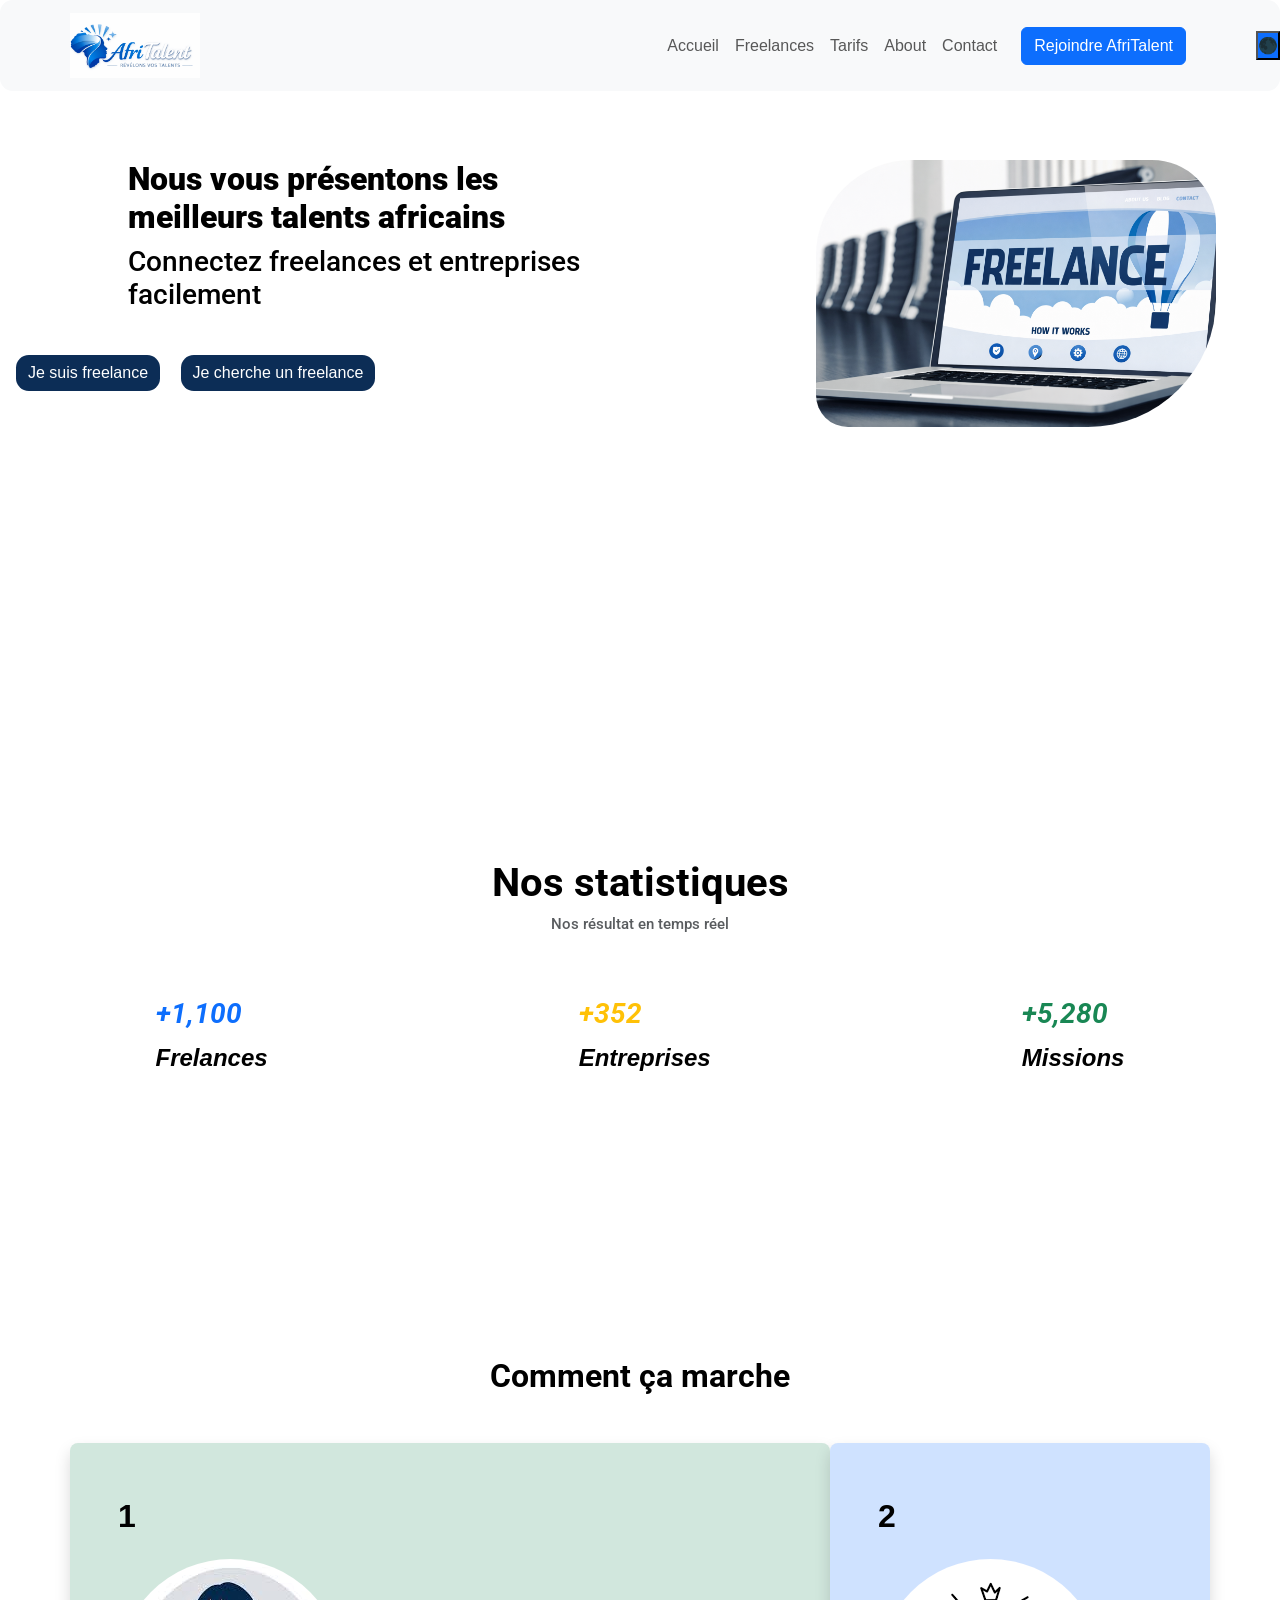
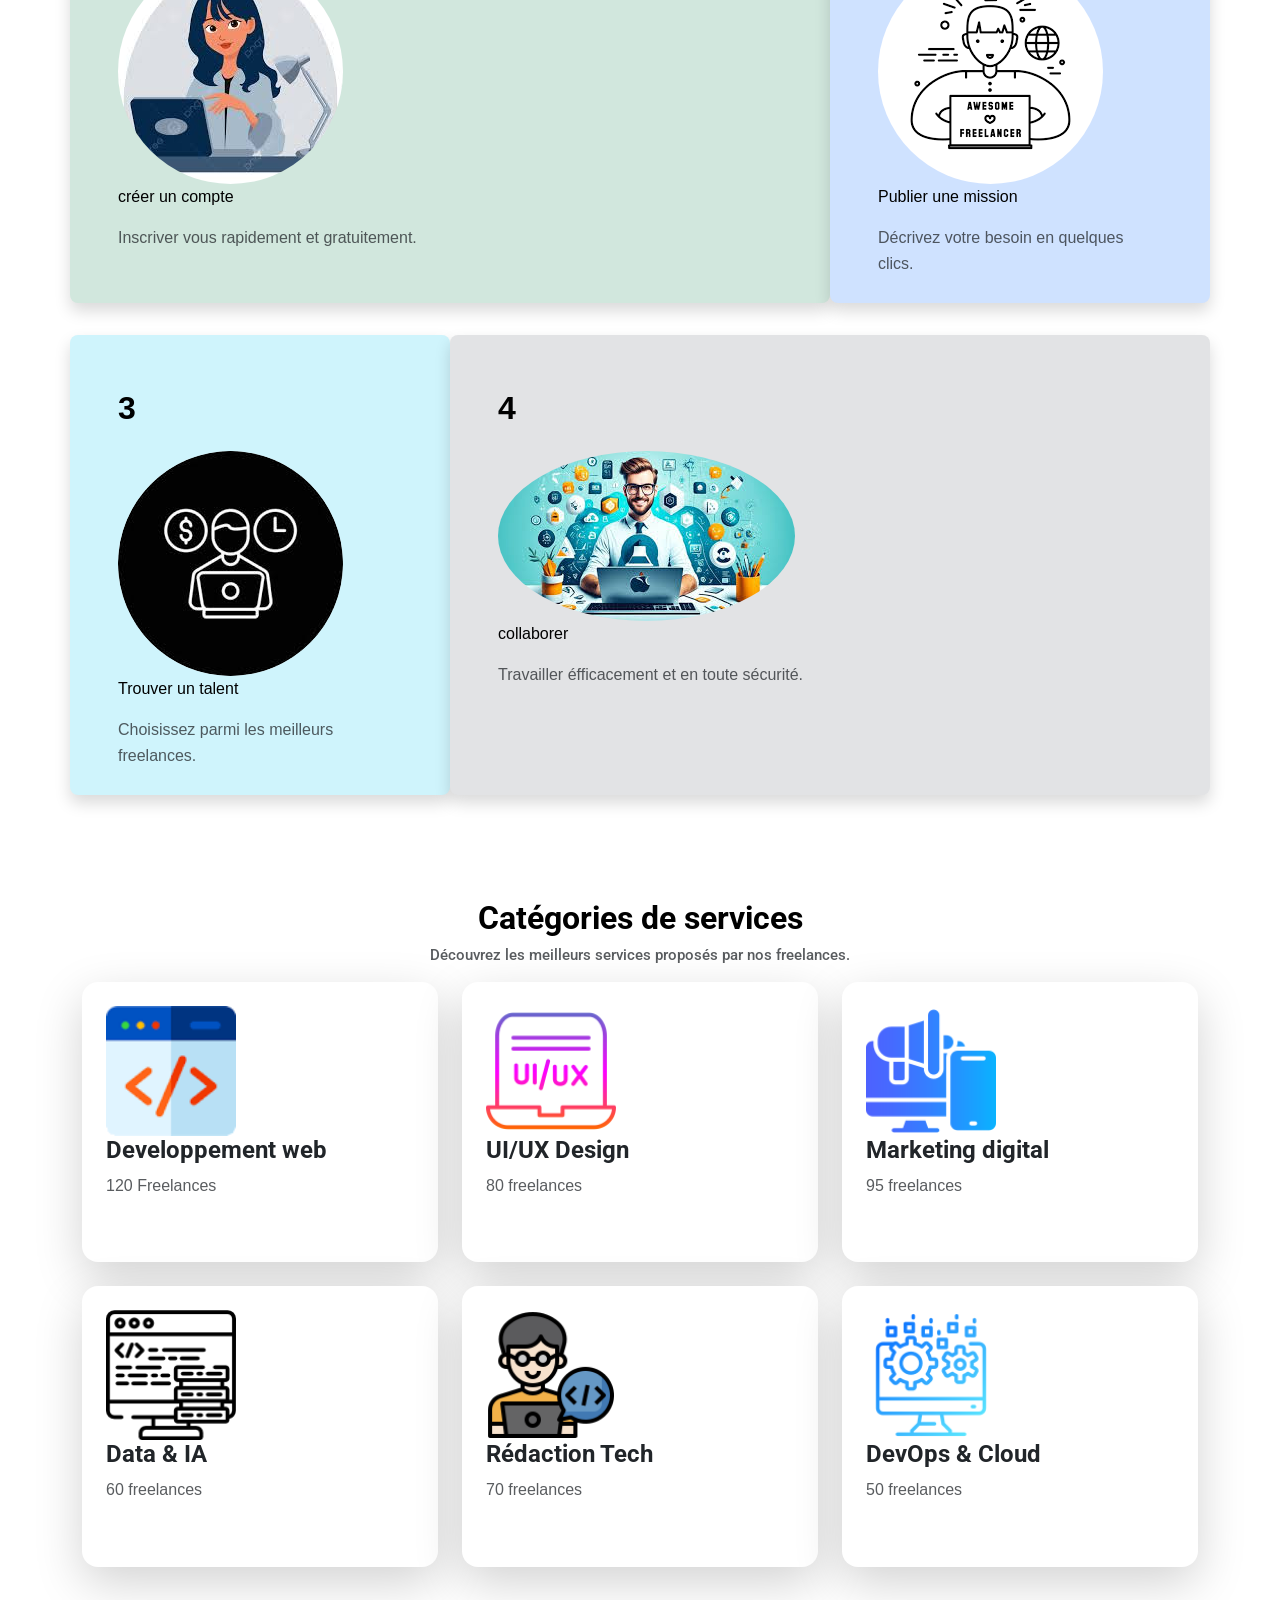
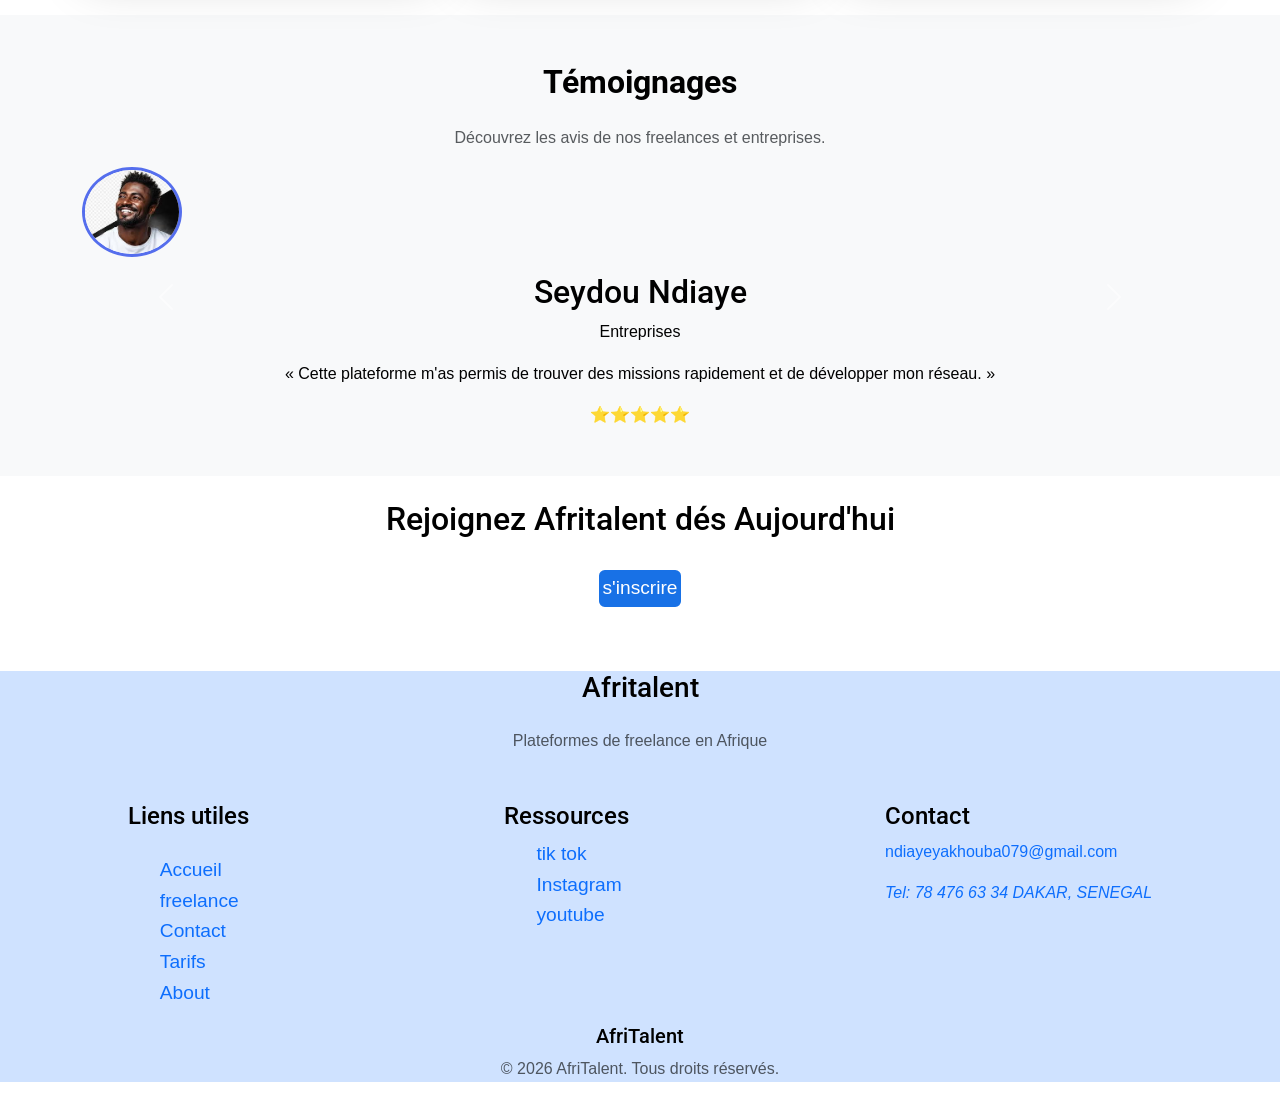
<file: index.html>
<!DOCTYPE html>
<html lang="fr">

<head>
    <meta charset="UTF-8">
    <meta name="viewport" content="width=device-width, initial-scale=1.0">
    <title>AfriTalent — Accueil</title>
    <!-- Bootstrap 5 via CDN : feuille de style -->
    <link href="https://cdn.jsdelivr.net/npm/bootstrap@5.3.0/dist/css/bootstrap.min.css" rel="stylesheet">
    <!-- feuille de style-->
    <link rel="stylesheet" href="css/style.css">
</head>

<body>
    <!-- Le contenu de la page sera ajoute ici -->
    <!-- NAVBAR -->
    <header>
        <nav class="navbar navbar-expand-lg navbar-light bg-light fixed-top">
            <div class="container">
                <a class="navbar-brand" href="index.html"><img src="images/copilot.png" class="photos" alt="copilot"></a>
                <button class="navbar-toggler" type="button" data-bs-toggle="collapse" data-bs-target="#navbarNav">
                    <span class="navbar-toggler-icon"></span>
                </button>
                <div class="collapse navbar-collapse" id="navbarNav">
                    <ul class="navbar-nav ms-auto">
                        <li class="nav-item"><a class="nav-link" href="index.html">Accueil</a></li>
                        <li class="nav-item"><a class="nav-link" href="freelances.html">Freelances</a></li>
                        <li class="nav-item"><a class="nav-link" href="tarifs.html">Tarifs</a></li>
                        <li class="nav-item"><a class="nav-link" href="about.html">About</a></li>
                        <li class="nav-item"><a class="nav-link" href="contact.html">Contact</a></li>
                    </ul>
                    <a href="freelances.html" class="btn btn-primary ms-3">Rejoindre AfriTalent</a>
                </div>
            </div>
            <button id="theme-toggle" class="bg-primary">🌑</button>
        </nav>
    </header>

    <!-- HERO -->
    <section class="sechero">
        <div class="display">
            <div>
                <div class="herodiv3">
                    <h2 class="herodiv3h1 col-lg-8">Nous vous présentons les meilleurs talents africains</h2>
                    <h3 class="col-lg-8">Connectez freelances et entreprises facilement</h3>
                </div>

                <div class="secherodiv4">
                    <a href="freelances.html" class="m-8 btn btn-primary ms-3 btnjj">Je suis freelance</a>
                    <a href="tarifs.html" class="m-8 btn btn-primary ms-3 btnjj">Je cherche un freelance</a>
                </div>
            </div>
            <div>
                <img src="images/freelances3.png" alt="illustration" class="imghero">
            </div>

        </div>
    </section>
    <!-- STAT -->
    <div class="mt">
        <h1 class="text-center fw-bold mt-4">Nos statistiques</h1>
        <h2 class="text-center text-muted stath2">Nos résultat en temps réel</h2>
        <div class="stats">
            <div class="stat">
                <h3 class="fw-bold text-primary">+2500</h3>
                <p class="fs-4">Frelances</p>
            </div>
            <div class="stat">
                <h3 class="fw-bold text-warning">+800</h3>
                <p class="fs-4">Entreprises</p>
            </div>
            <div class="stat">
                <h3 class="fw-bold text-success"> +12 000</h3>
                <p class="fs-4">Missions</p>
            </div>

        </div>
    </div>


    <!-- comment ça marche -->
    <section class="container py-5 ">

        <h2 class="text-center fw-bold mb-5">Comment ça marche</h2>
        <div class="row g-4">
            <div class="col-lg-8 bg-success-subtle p-5 rounded-3 shadow sec2 mb-2">
                <p class="fw-bold num">1</p>
                <img src="images/iconRs.jpg" alt="compte" class="rounded-circle">
                <p>créer un compte</p>

                <p class="text-muted">Inscriver vous rapidement et gratuitement.</p>
            </div>

            <div class="col-lg-4 bg-primary-subtle text-white p-5 rounded-3 shadow sec2 mb-2">
                <p class="fw-bold  text-black num">2</p>
                <img src="images/icon1.png" alt="mission" class="rounded-circle">
                <p class="text-black">Publier une mission</p>

                <p class="text-muted">Décrivez votre besoin en quelques clics.</p>
            </div>

            <div class="col-lg-4 bg-info-subtle text-white p-5 rounded-3 shadow sec2 mb-2">
                <p class="fw-bold  text-black num">3</p>
                <img src="images/icon2.jpg" alt="talent" class="rounded-circle">
                <p class="text-black">Trouver un talent</p>

                <p class="text-muted">Choisissez parmi les meilleurs freelances.</p>
            </div>
            <div class="col-lg-8 bg-secondary-subtle p-5 rounded-3 shadow sec2 mb-2">
                <p class="fw-bold num">4</p>
                <img src="images/icon3jpg.jpg" class="sec2img rounded-circle" alt="collaborer">
                <p>collaborer</p>


                <p class="text-muted">Travailler éfficacement et en toute sécurité.</p>
            </div>

        </div>
    </section>

    <!-- Categories services -->
    <section class="container py-5">
        <h2 class="fw-bold text-center">Catégories de services</h2>
        <h3 class="text-muted text-center stath2 mb">Découvrez les meilleurs services proposés par nos freelances.</h3>


        <!-- carte 1 -->
        <div class="row g-4">
            <div class="col-md-6 col-lg-4">
                <div class="card h-100 border-0 shadow-lg rounded-4 p-4 service-card mb-4">
                    <img src="images/devsweb.png" class="imgcat" alt="web">
                    <h4 class="fw-bold">Developpement web</h4>
                    <p class="text-muted">120 Freelances</p>
                </div>
            </div>

            <!-- carte 2 -->
            <div class="col-md-6 col-lg-4">
                <div class="card h-100 border-0 shadow-lg rounded-4 p-4 service-card mb-4">
                    <img src="images/catdeservice/icions6.png" class="imgcat" alt="designer">
                    <h4 class="fw-bold">UI/UX Design</h4>
                    <p class="text-muted">80 freelances</p>
                </div>
            </div>

            <!-- carte 3 -->
            <div class="col-md-6 col-lg-4">
                <div class="card h-100 border-0 shadow-lg rounded-4 p-4 service-card mb-4">
                    <img src="images/catdeservice/marketing.png" class="imgcat" alt="MARKETING digital">
                    <h4 class="fw-bold">Marketing digital</h4>
                    <p class="text-muted">95 freelances</p>
                </div>
            </div>

            <!-- carte 4 -->
            <div class="col-md-6 col-lg-4">
                <div class="card h-100 border-0 shadow-lg rounded-4 p-4 service-card mb-4">
                    <img src="images/catdeservice/icons2.png" class="imgcat" alt="Data&IA">
                    <h4 class="fw-bold">Data & IA</h4>
                    <p class="text-muted">60 freelances</p>
                </div>
            </div>

            <!-- carte 5 -->
            <div class="col-md-6 col-lg-4">
                <div class="card h-100 border-0 shadow-lg rounded-4 p-4 service-card mb-4">
                    <img src="images/catdeservice/icons1.png" class="imgcat" alt="redaction-tech">
                    <h4 class="fw-bold">Rédaction Tech</h4>
                    <p class="text-muted">70 freelances</p>
                </div>
            </div>

            <!-- carte 6 -->
            <div class="col-md-6 col-lg-4">
                <div class="card h-100 border-0 shadow-lg rounded-4 p-4 service-card mb-4">
                    <img src="images/catdeservice/icons3.png" class="imgcat" alt="DevOps">
                    <h4 class="fw-bold">DevOps & Cloud</h4>

                    <p class="text-muted">50 freelances</p>
                </div>
            </div>
        </div>
    </section>

    <!-- TEMOIGNAGES -->

    <section id="testimonials" class="py-5  text-black bg-light">
        <div class="container">
            <h2 class="fw-bold text-center mb-4">Témoignages</h2>
            <p class="text-muted text-center">Découvrez les avis de nos freelances et entreprises.</p>
        </div>
        <div class="container">
            <div id="testimonialCarousel" class="carousel slide" data-bs-ride="carousel">
                <div class="carousel-inner">
                    <div class="carousel-controls">
                        <button class="carousel-control-prev" type="button" data-bs-target="#testimonialCarousel" data-bs-slide="prev">
                        <span class="carousel-control-prev-icon" aria-hidden="true"></span>
                        </button>
                        <button class="carousel-control-next" type="button" data-bs-target="#testimonialCarousel" data-bs-slide="next">
                        <span class="carousel-control-next-icon" aria-hidden="true"></span>
                        </button>
                    </div>
                    <div class="carousel-item active text-center col-md-6 col-lg-3">
                        <img src="images/témoignage/photos1.jpg" class="rounded-circle mb-3 img-fluid" alt="seydou">
                        <h2>Seydou Ndiaye</h2>
                        <p>Entreprises</p>
                        <p>« Cette plateforme m'as permis de trouver des missions rapidement et de développer mon
                            réseau. »</p>
                        <span>⭐⭐⭐⭐⭐</span>
                    </div>


                    <div class="carousel-item  text-center col-md-6 col-lg-3">
                        <img src="images/témoignage/photos.jpg" class="rounded-circle mb-3" alt="fatoumata">
                        <h2>Fatoumata Sakho</h2>
                        <p>freelance</p>
                        <p>« Grâce aux freelances, nous avons pu accélérer nos projets et gagner en flexibilité. »</p>
                        <span>⭐⭐⭐⭐⭐</span>
                    </div>


                    <div class="carousel-item text-center col-md-6 col-lg-3">
                        <img src="images/témoignage/photos3.jpg" class="rounded-circle mb-3" alt="Yaya">
                        <h2>Yaya Ndiaye</h2>
                        <p>Start UP</p>
                        <p>« Une communauté dynamique et des opportunités variées, je recommande vivement. »</p>
                        <span>⭐⭐⭐⭐⭐</span>
                    </div>
                </div>
            </div>
        </div>
        

    </section>


    <!-- CTA -->

    <section>
        <div>
            <h2 class="mt-4 text-center ">Rejoignez Afritalent dés Aujourd'hui</h2>
            <div class="btncta">
                <a href="tarifs.html" class="text-white ctaa">s'inscrire</a>
            </div>
        </div>
    </section>

    <!-- FOOTER -->

    <footer class="bg-primary-subtle text-black">
        <div class="text-center mt-4">
            <h3>Afritalent</h3>
            <p class="text-muted mt-4">Plateformes de freelance en Afrique</p>
        </div>
        <div class="ulfooter">
            <div class="text-center">
                <h4 class="text-center">Liens utiles</h4>
                <ul class="mt-4">
                    <li><a href="index.html">Accueil</a></li>
                    <li><a href="freelances.html">freelance</a></li>
                    <li><a href="contact.html">Contact</a></li>
                    <li><a href="tarifs.html">Tarifs</a></li>
                    <li><a href="about.html">About</a></li>
                </ul>
            </div>

            <div>
                <h4 class="text-center">Ressources</h4>
                <ul>
                    <li><a href="">tik tok</a></li>
                    <li><a href="">Instagram</a></li>
                    <li><a href="">youtube</a></li>
                </ul>
            </div>
            <div class="contact">
                <h4>Contact</h4>
                <div class="text-primary">
                    <p class="text-primary">ndiayeyakhouba079@gmail.com</p>
                </div>
                <div class="text-primary">
                    <i>Tel: 78 476 63 34</i>
                    <i></i>
                    <i>DAKAR, SENEGAL</i>
                </div>
            </div>
        </div>
        <h5 class="text-center">AfriTalent</h5>
        <p class="text-center text-muted">© 2026 AfriTalent. Tous droits réservés.</p>
    </footer>
    <button id="backToTop" class="btn btn-primary">⬆</button>
    <!-- Bootstrap 5 via CDN : script JavaScript -->
    <script src="https://cdn.jsdelivr.net/npm/bootstrap@5.3.0/dist/js/bootstrap.bundle.min.js"></script>
    <!-- script JavaScript -->
    <script src="js/main.js"></script>
</body>

</html>
</file>
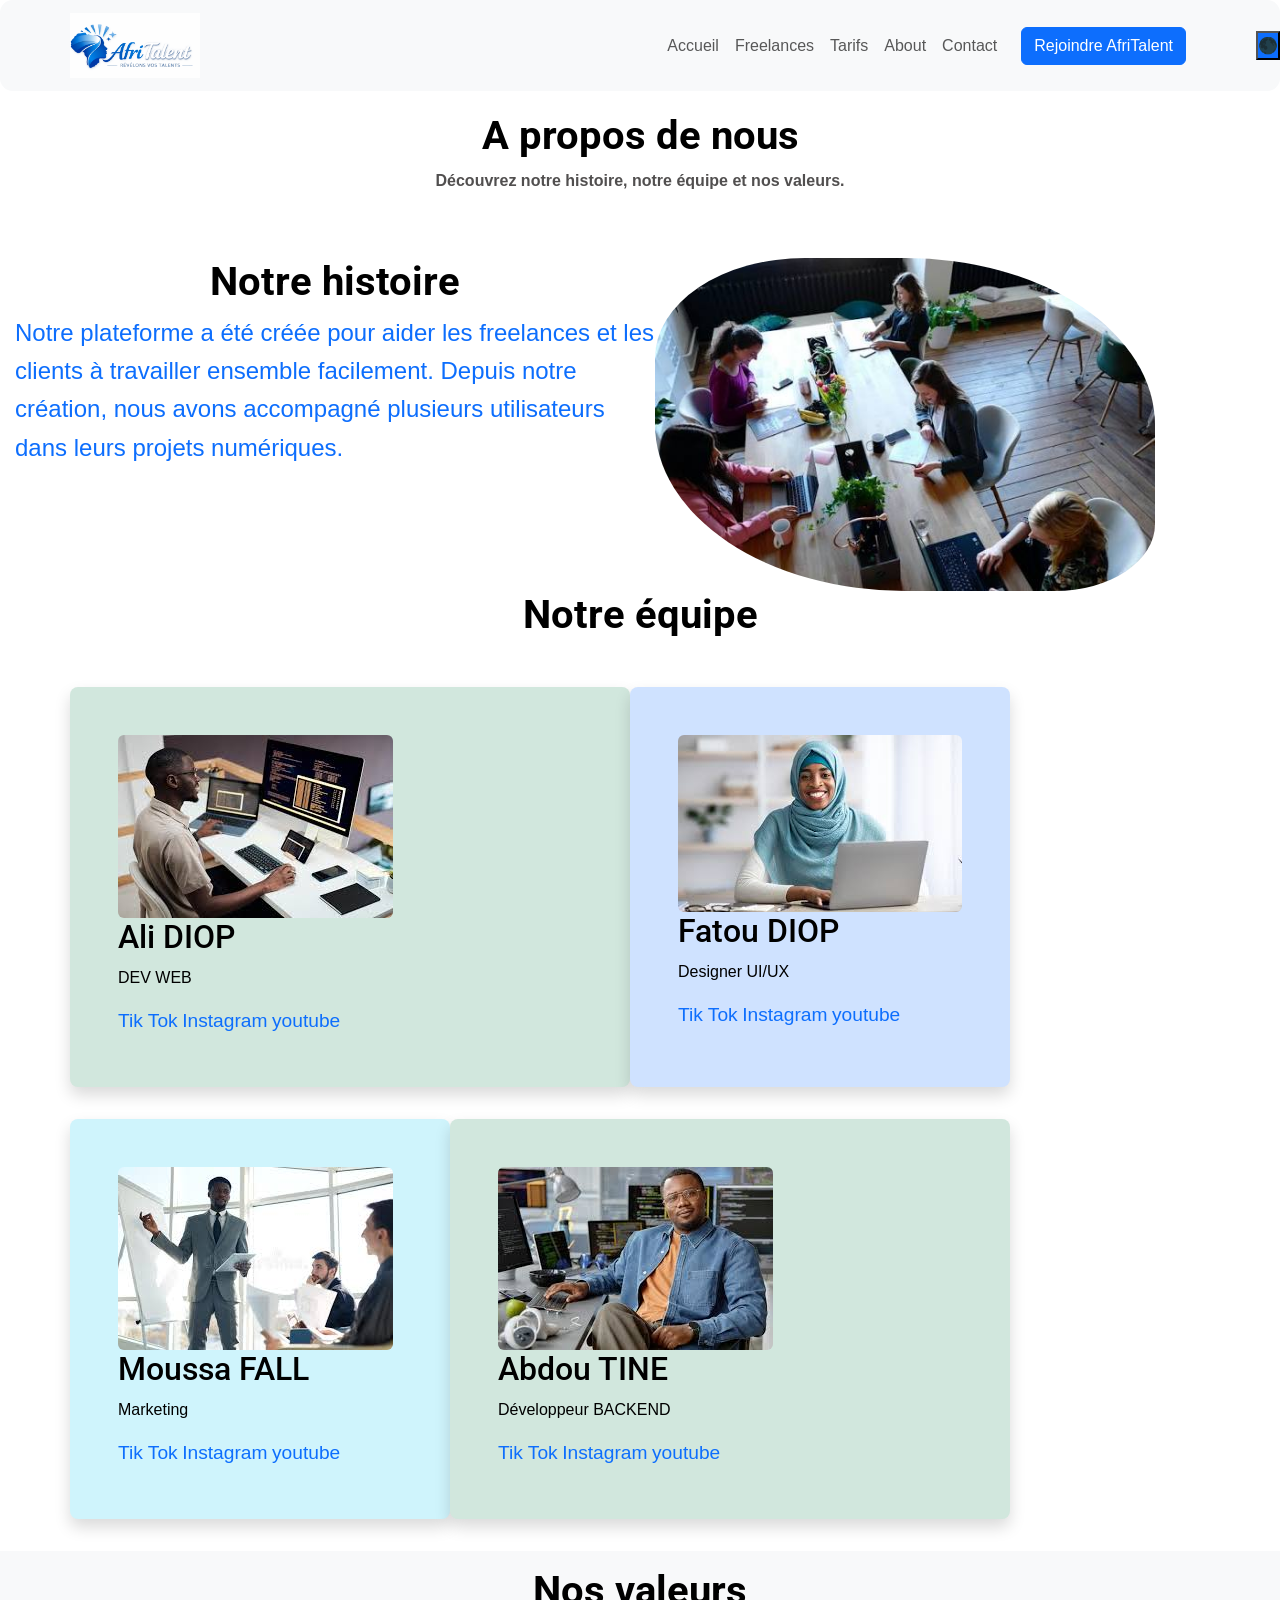
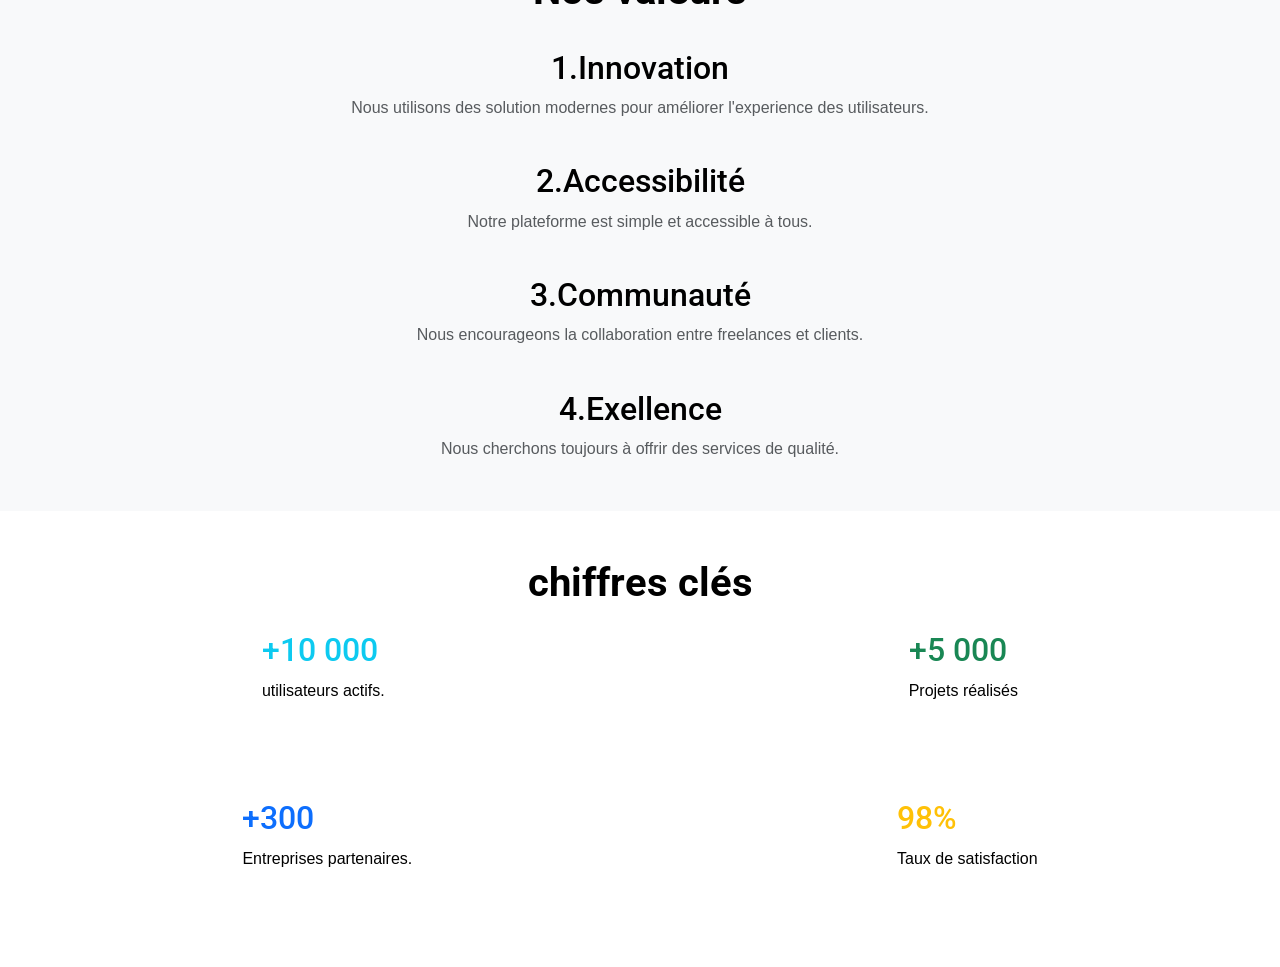
<file: about.html>
<!DOCTYPE html>
<html lang="fr">

<head>
    <meta charset="UTF-8">
    <meta name="viewport" content="width=device-width, initial-scale=1.0">
    <title>AfriTalent — about</title>
    <!-- Bootstrap 5 via CDN : feuille de style -->
    <link href="https://cdn.jsdelivr.net/npm/bootstrap@5.3.0/dist/css/bootstrap.min.css" rel="stylesheet">
    <!--feuille de style -->
    <link rel="stylesheet" href="css/style.css">
</head>

<body>
    <!-- Le contenu de la page sera ajoute ici -->
    <header>
        <nav class="navbar navbar-expand-lg navbar-light bg-light fixed-top">
            <div class="container">
                <a class="navbar-brand" href="index.html"><img src="images/copilot.png" class="photos" alt="copilot"></a>
                <button class="navbar-toggler" type="button" data-bs-toggle="collapse" data-bs-target="#navbarNav">
                    <span class="navbar-toggler-icon"></span>
                </button>
                <div class="collapse navbar-collapse" id="navbarNav">
                    <ul class="navbar-nav ms-auto">
                        <li class="nav-item"><a class="nav-link" href="index.html">Accueil</a></li>
                        <li class="nav-item"><a class="nav-link" href="freelances.html">Freelances</a></li>
                        <li class="nav-item"><a class="nav-link" href="tarifs.html">Tarifs</a></li>
                        <li class="nav-item"><a class="nav-link" href="about.html">About</a></li>
                        <li class="nav-item"><a class="nav-link" href="contact.html">Contact</a></li>
                    </ul>
                    <a href="freelances.html" class="btn btn-primary ms-3">Rejoindre AfriTalent</a>
                </div>
            </div>

            <button id="theme-toggle" class="bg-primary">🌑</button>
        </nav>

    </header>
    <section>
        <div class="cn text-center ">
            <h1 class="fw-bold">A propos de nous </h1>
            <p>Découvrez notre histoire, notre équipe et nos valeurs.</p>
        </div>
    </section>

    <!-- section notre histoire -->
    <section class="about">

        <div class="aboutdiv1">
            <h1 class="fw-bold text-center">Notre histoire</h1>
            <p class=" col-lg-12 fs-4 text-primary">Notre plateforme a été créée pour aider les freelances et les clients
                à travailler ensemble facilement. Depuis notre création, nous avons
                accompagné plusieurs utilisateurs
                dans leurs projets numériques.
            </p>
        </div>
        <div class="aboutdiv2">
            <img src="images/notrehistoire/photo3.jpg" class="aboutdiv2img" alt="notrehistoire">
        </div>
    </section>

    <!-- section équipe -->
    <section class="container py-10 text-black">
        <h1 class="text-center fw-bold mb-5">Notre équipe</h1>
        <div class="row g-4">
            <div class="col-lg-8 bg-success-subtle p-5 rounded-3 shadow sec2 mb-2 aboutp aboutpp">
                <img src="images/equipe/ALi.jpg" class="rounded" alt="Ali">
                <h2>Ali DIOP</h2>
                <p>DEV WEB</p>

                <a href="">Tik Tok</a>
                <a href="">Instagram</a>
                <a href="">youtube</a>
            </div>
            <div class="col-lg-4 bg-primary-subtle p-5 rounded-3 shadow sec2 mb-2 aboutp">
                <img src="images/equipe/fatou.jpg" class="rounded" alt="fatou">
                <h2>Fatou DIOP</h2>
                <p>Designer UI/UX</p>

                <a href="">Tik Tok</a>
                <a href="">Instagram</a>
                <a href="">youtube</a>
            </div>
            <div class="col-lg-4 bg-info-subtle p-5 rounded-3 shadow sec2 mb-2 aboutp">
                <img src="images/equipe/marketin.jpg" class="rounded" alt="Moussa">
                <h2>Moussa FALL</h2>
                <p>Marketing</p>

                <a href="">Tik Tok</a>
                <a href="">Instagram</a>
                <a href="">youtube</a>
            </div>
            <div class="col-lg-8 bg-success-subtle p-5 rounded-3 shadow sec2 mb-2 aboutp aboutpp">
                <img src="images/equipe/backend.jpg" class="rounded" alt="Abdou">
                <h2>Abdou TINE</h2>
                <p>Développeur BACKEND</p>

                <a href="">Tik Tok</a>
                <a href="">Instagram</a>
                <a href="">youtube</a>
            </div>
        </div>
    </section>

    <!-- nos valeurs -->

    <section class="bg-light text-black mt-4 secNV">
        <h1 class="text-center  fw-bold">Nos valeurs</h1><br>
        <div class="gap-4">
            <h2 class="text-center">1.Innovation</h2>
            <p class="text-center text-muted">Nous utilisons des solution modernes pour améliorer
                l'experience des utilisateurs.</p><br>
        </div>
        <div>
            <h2 class="text-center">2.Accessibilité</h2>
            <p class="text-center text-muted">Notre plateforme est simple et accessible à tous.</p><br>
        </div>
        <div class="text-center">
            <h2>3.Communauté</h2>
            <p class=" text-muted">Nous encourageons la collaboration entre freelances et clients.</p><br>
        </div>
        <div class="text-center">
            <h2>4.Exellence</h2>
            <p class="text-muted">Nous cherchons toujours à offrir des services de qualité.</p><br>
        </div>
    </section>

    <!-- Section chiffres clés -->
    <section class="seccle">
        <h1 class="text-center fw-bold mb-4">chiffres clés</h1>
        <div class="cle12">
            <div>
                <h2 class="text-info">+10 000</h2>
                <p>utilisateurs actifs.</p>
            </div>
            <div>
                <h2 class="text-success">+5 000</h2>
                <p>Projets réalisés</p>
            </div>
        </div>
        <div class="cle34">
            <div>
                <h2 class="text-primary">+300</h2>
                <p>Entreprises partenaires.</p>
            </div>
            <div>
                <h2 class="text-warning">98%</h2>
                <p>Taux de satisfaction</p>
            </div>
        </div>
    </section>
    <button id="backToTop" class="btn btn-primary">⬆</button>
    <!-- Bootstrap 5 via CDN : script JavaScript -->
    <script src="https://cdn.jsdelivr.net/npm/bootstrap@5.3.0/dist/js/bootstrap.bundle.min.js"></script>
    <!-- script JavaScript -->
    <script src="js/main.js"></script>
</body>

</html>
</file>
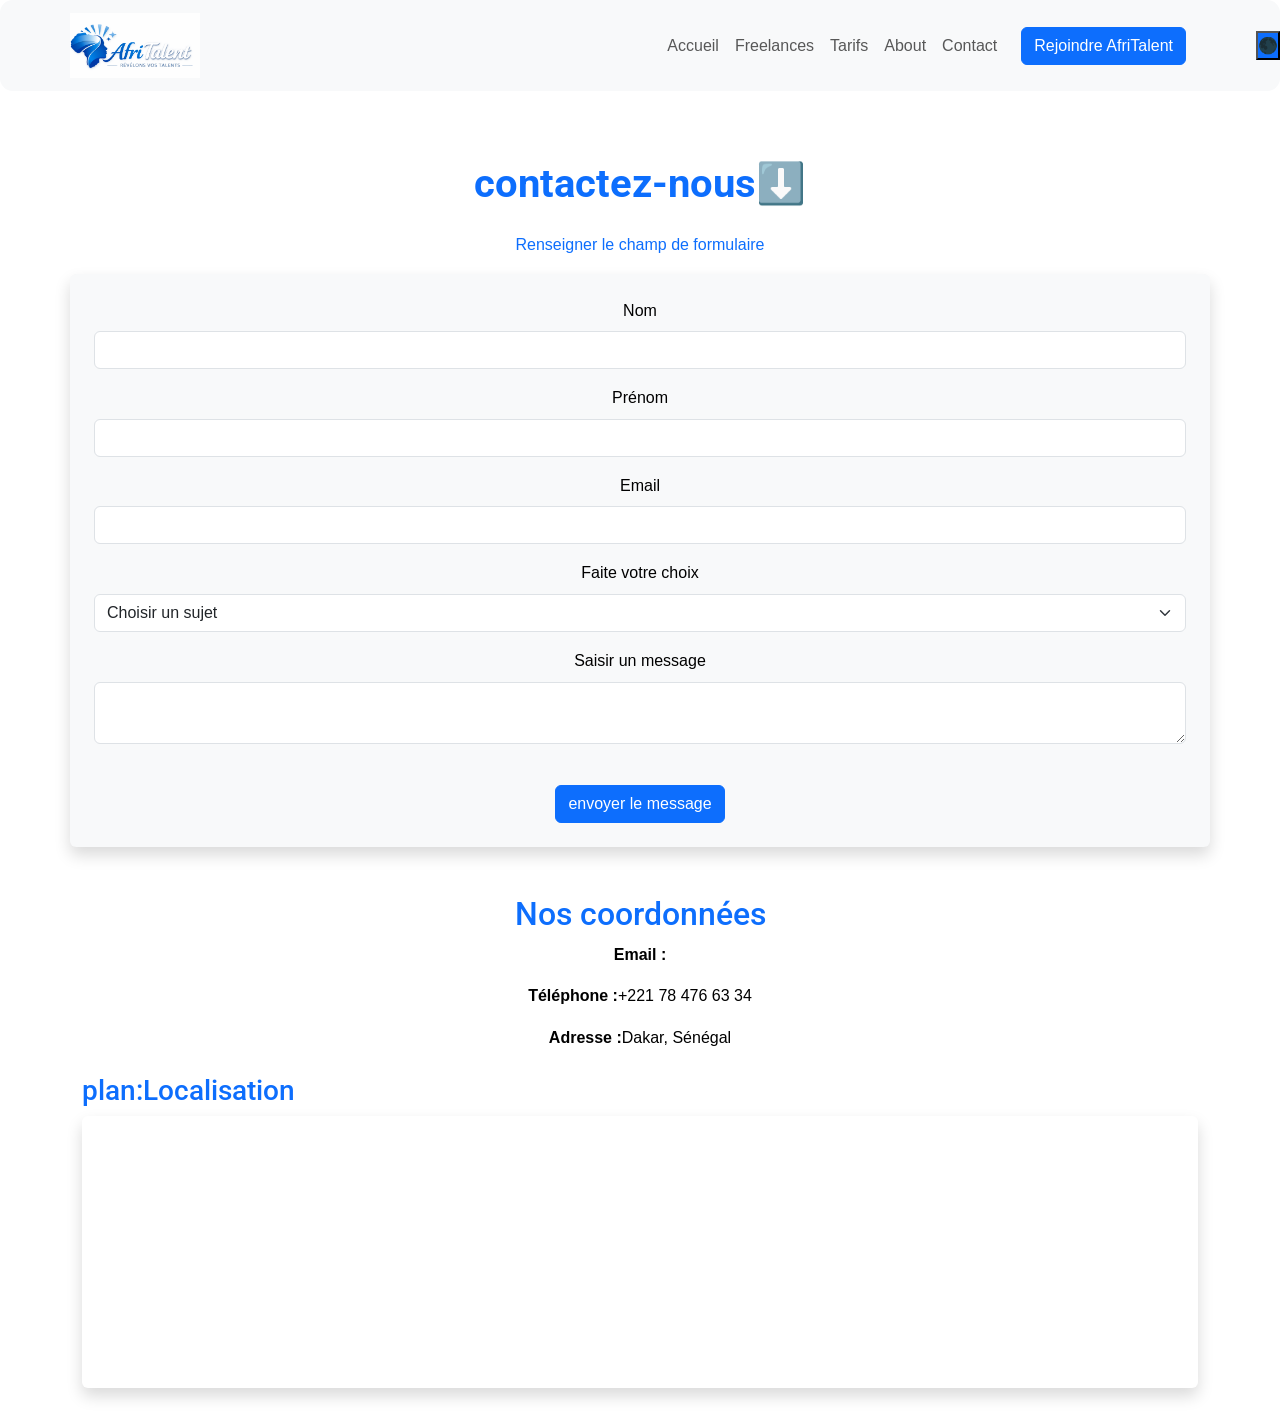
<file: contact.html>
<!DOCTYPE html>
<html lang="fr">

<head>
  <meta charset="UTF-8">
  <meta name="viewport" content="width=device-width, initial-scale=1.0">
  <title>AfriTalent — contact</title>
  <!-- Bootstrap 5 via CDN : feuille de style -->
  <link href="https://cdn.jsdelivr.net/npm/bootstrap@5.3.0/dist/css/bootstrap.min.css" rel="stylesheet">
  <!-- feuille de style-->
  <link rel="stylesheet" href="css/style.css">
</head>

<body>
  <!-- Le contenu de la page sera ajoute ici -->
  <header>
    <nav class="navbar navbar-expand-lg navbar-light bg-light fixed-top">
      <div class="container">
        <a class="navbar-brand" href="index.html"><img src="images/copilot.png" class="photos" alt="copilot"></a>
        <button class="navbar-toggler" type="button" data-bs-toggle="collapse" data-bs-target="#navbarNav">
          <span class="navbar-toggler-icon"></span>
        </button>
        <div class="collapse navbar-collapse" id="navbarNav">
          <ul class="navbar-nav ms-auto">
            <li class="nav-item"><a class="nav-link" href="index.html">Accueil</a></li>
            <li class="nav-item"><a class="nav-link" href="freelances.html">Freelances</a></li>
            <li class="nav-item"><a class="nav-link" href="tarifs.html">Tarifs</a></li>
            <li class="nav-item"><a class="nav-link" href="about.html">About</a></li>
            <li class="nav-item"><a class="nav-link" href="contact.html">Contact</a></li>
          </ul>
          <a href="freelances.html" class="btn btn-primary ms-3">Rejoindre AfriTalent</a>
        </div>
      </div>
      <button id="theme-toggle" class="bg-primary">🌑</button>
    </nav>

  </header>
  <!-- contactez-nous -->
  <section class=" text-center my-5 dis">
    <div class="mc text-black">
      <h1 class="text-primary fw-bold mb-4">contactez-nous⬇️</h1>
      <p class="text-primary">Renseigner le champ de formulaire</p>
    </div>


    <!-- LE FORMULAIRE DE CONTACT-->
    <form action="#" class="container p-4 bg-light shadow rounded text-black">
      <div class="mb-3">
        <label for="nom" class="form-label">Nom</label><br>
        <input id="nom" type="text" class="form-control">
      </div>

      <div class="mb-3">
        <label for="Prénom" class="form-label">Prénom</label><br>
        <input id="Prénom" type="text" class="form-control">
      </div>

      <div class="mb-3">
        <label for="Email" class="form-label">Email</label><br>
        <input id="Email" type="email" class="form-control">
      </div>

      <div class="mb-3">
        <label for="Choisir" class="form-label">Faite votre choix</label>
        <select id="Choisir" name="message" class="form-select">
          <option value="sujet">Choisir un sujet</option>
          <option value="Recrutement">Recrutement</option>
          <option value="Support">Support</option>
          <option value="Information">Information</option>
        </select>
      </div>

      <div class="mb-3">
        <label for="message" class="form-label">Saisir un message</label><br>

        <textarea name="message" id="message" class="form-control"></textarea>
      </div>

      <br>
      <button class="btn btn-primary ">envoyer le message</button>
    </form>
  </section>

  <!-- information de contact et adresse -->
  <section class="container text-center my-4">
    <h2 class="text-primary">Nos coordonnées</h2>
    <p><strong>Email :</strong></p>
    <p><strong>Téléphone :</strong>+221 78 476 63 34</p>
    <p><strong>Adresse :</strong>Dakar, Sénégal</p>
  </section>

  <!-- Carte google maps -->
  <section class="container my-4">
    <h3 class="frameh3 text-primary">plan:Localisation</h3>
    <iframe
      src="https://www.google.com/maps/embed?pb=!1m18!1m12!1m3!1d30873.56443412955!2d-17.47242062418257!3d14.701530515744876!2m3!1f0!2f0!3f0!3m2!1i1024!2i768!4f13.1!3m3!1m2!1s0xec17294860da20f%3A0xf94a7846fc39faa8!2sCentre%20De%20Sant%C3%A9%20Gaspard%20Kamara!5e0!3m2!1sfr!2ssn!4v1774861404762!5m2!1sfr!2ssn"
      class="w-100 rounded shadow frame"></iframe>
  </section>
  <button id="backToTop" class="btn btn-primary">⬆</button>

  <!-- Bootstrap 5 via CDN : script JavaScript -->
  <script src="https://cdn.jsdelivr.net/npm/bootstrap@5.3.0/dist/js/bootstrap.bundle.min.js"></script>
  <!--script JavaScript -->
  <script src="js/main.js"></script>
</body>

</html>
</file>
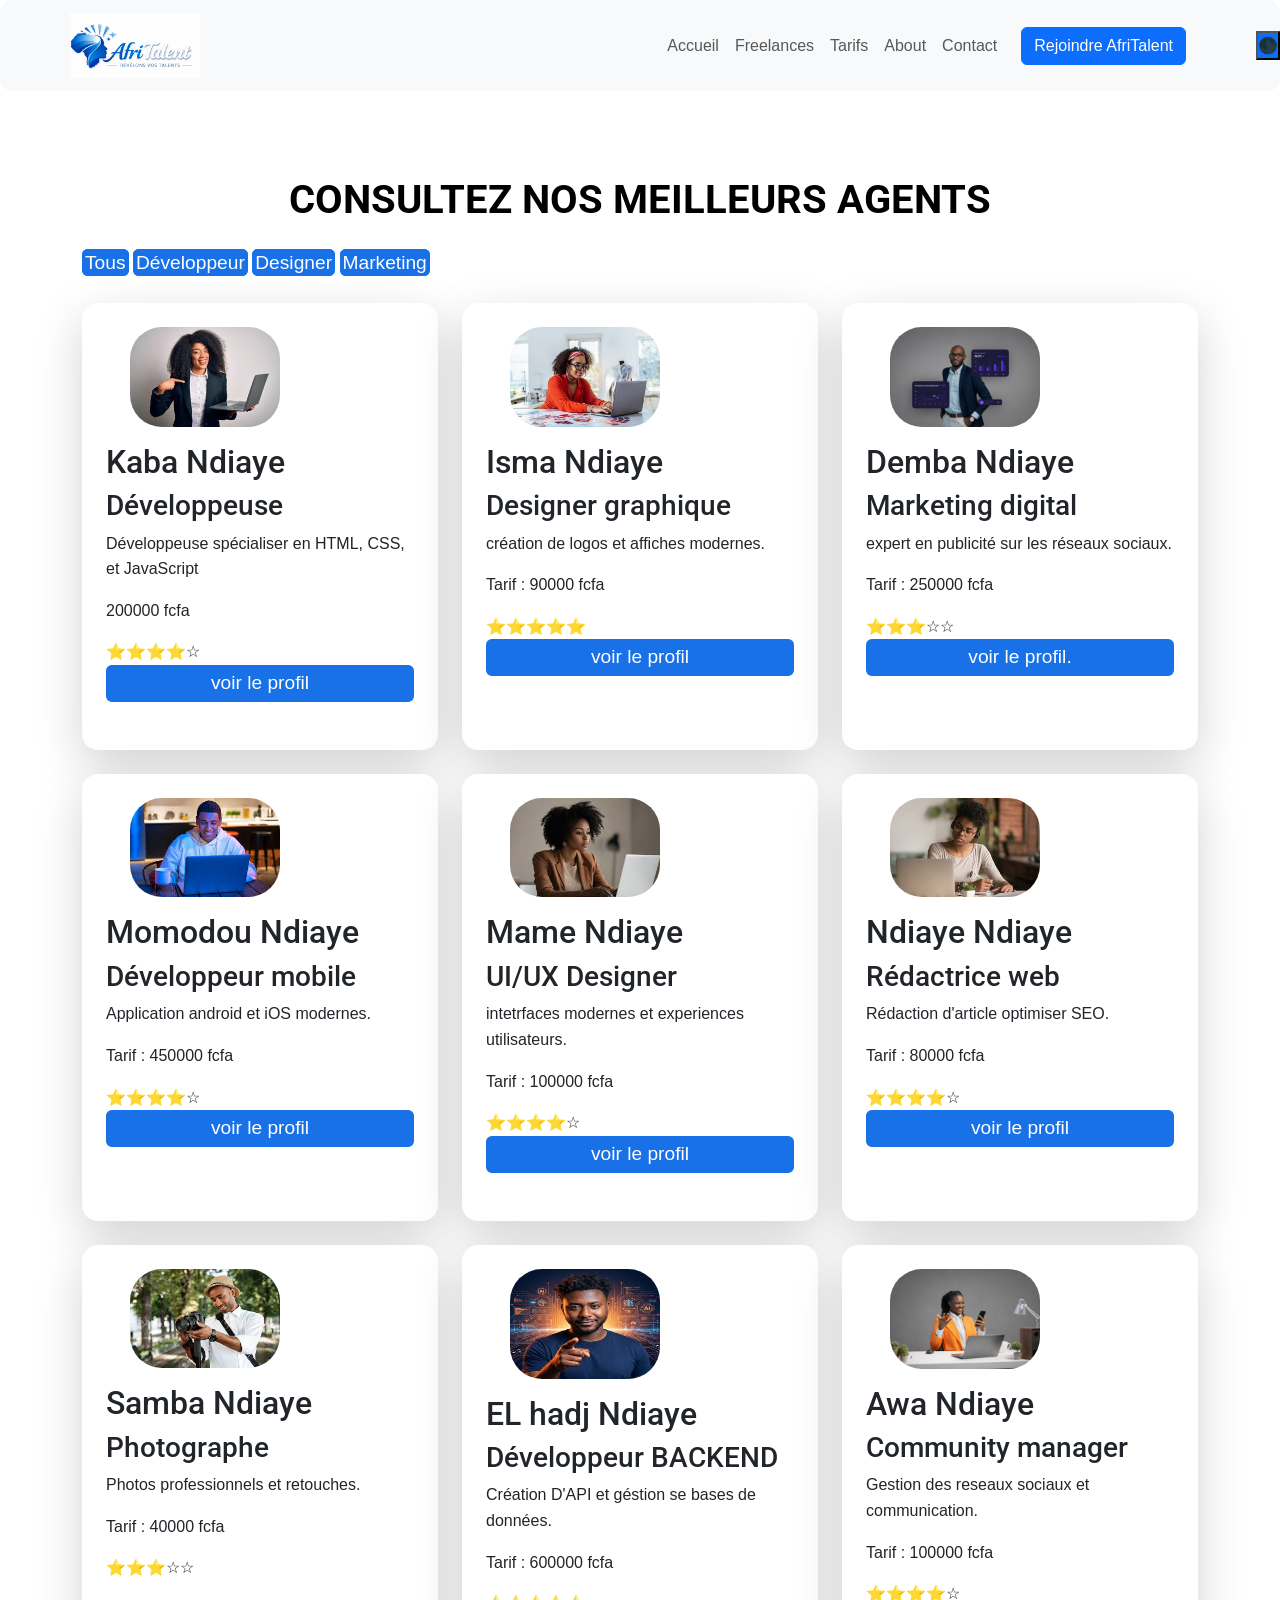
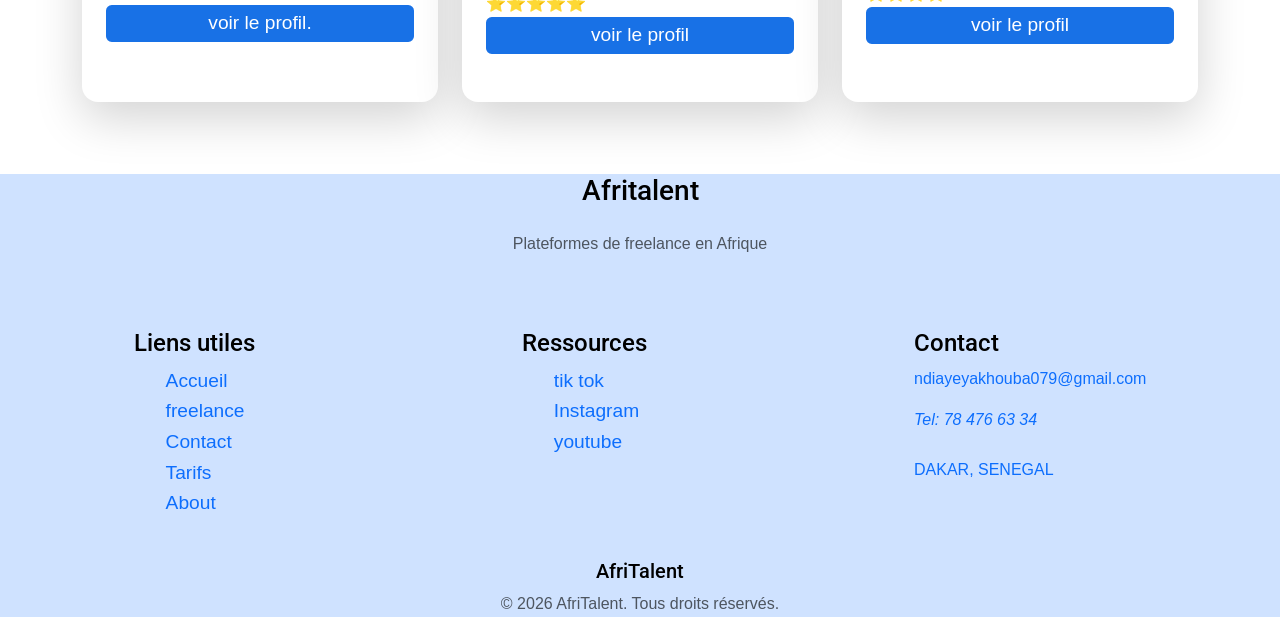
<file: freelances.html>
<!DOCTYPE html>
<html lang="fr">

<head>
    <meta charset="UTF-8">
    <meta name="viewport" content="width=device-width, initial-scale=1.0">
    <title>AfriTalent — freelance</title>
    <!-- Bootstrap 5 via CDN : feuille de style -->
    <link href="https://cdn.jsdelivr.net/npm/bootstrap@5.3.0/dist/css/bootstrap.min.css" rel="stylesheet">
    <!-- feuille de style-->
    <link rel="stylesheet" href="css/style.css">
</head>

<body>
    <!-- Le contenu de la page sera ajoute ici -->
    <header>
        <nav class="navbar navbar-expand-lg navbar-light bg-light fixed-top">
            <div class="container">
                <a class="navbar-brand" href="index.html"><img src="images/copilot.png" class="photos" alt=""></a>
                <button class="navbar-toggler" type="button" data-bs-toggle="collapse" data-bs-target="#navbarNav">
                    <span class="navbar-toggler-icon"></span>
                </button>
                <div class="collapse navbar-collapse" id="navbarNav">
                    <ul class="navbar-nav ms-auto">
                        <li class="nav-item"><a class="nav-link" href="index.html">Accueil</a></li>
                        <li class="nav-item"><a class="nav-link" href="freelances.html">Freelances</a></li>
                        <li class="nav-item"><a class="nav-link" href="tarifs.html">Tarifs</a></li>
                        <li class="nav-item"><a class="nav-link" href="about.html">About</a></li>
                        <li class="nav-item"><a class="nav-link" href="contact.html">Contact</a></li>
                    </ul>
                    <a href="freelances.html" class="btn btn-primary ms-3">Rejoindre AfriTalent</a>
                </div>
            </div>
            <button id="theme-toggle" class="bg-primary">🌑</button>
        </nav>
    </header>
    <section class="container py-5 sectarif">
        <h1 class="fw-bold text-center">CONSULTEZ NOS MEILLEURS AGENTS</h1>
        <!-- barre de filtre -->
        <div class="mt-4 mb-4">
            <a href="#Tous" class="text-white ctaa">Tous</a>
            <a href="#Développeur" class="text-white ctaa">Développeur</a>
            <a href="#Designer" class="text-white ctaa">Designer</a>
            <a href="#Marketing" class="text-white ctaa">Marketing</a>
        </div>

        <!-- Les freelances -->

        <!-- profil1 -->
        <div class="row g-4">
            <div class="col-md-6 col-lg-4">
                <div class="card h-100 border-0 shadow-lg rounded-4 p-4 service-card mb-4">
                    <img src="images/profil/profils1.jpg" alt="kaba" class="imgfree rounded-5">
                    <h2>Kaba Ndiaye</h2>
                    <h3>Développeuse</h3>
                    <p>Développeuse spécialiser en HTML, CSS, et JavaScript</p>
                    <p>200000 fcfa</p>
                    <span>⭐⭐⭐⭐☆</span>
                    <a href="" class="text-white ctaa text-center">voir le profil</a>
                </div>
            </div>
            <!-- profil2 -->
            <div class="col-md-6 col-lg-4">
                <div class="card h-100 border-0 shadow-lg rounded-4 p-4 service-card mb-4">
                    <img src="images/profil/designer.jpg" alt="isma" class="imgfree rounded-5">
                    <h2 id="Designer">Isma Ndiaye</h2>
                    <h3>Designer graphique</h3>
                    <p>création de logos et affiches modernes.</p>
                    <p>Tarif : 90000 fcfa</p>
                    <span>⭐⭐⭐⭐⭐</span>
                    <a href="" class="text-white ctaa text-center">voir le profil</a>
                </div>
            </div>
            <!-- profil3 -->
            <div class="col-md-6 col-lg-4">
                <div class="card h-100 border-0 shadow-lg rounded-4 p-4 service-card mb-4">
                    <img src="images/mar2.png" alt="Demba" class="imgfree rounded-5">
                    <h2 id="Marketing">Demba Ndiaye</h2>
                    <h3>Marketing digital</h3>
                    <p>expert en publicité sur les réseaux sociaux.</p>
                    <p>Tarif : 250000 fcfa</p>
                    <span>⭐⭐⭐☆☆</span>
                    <a href="" class="text-white ctaa text-center">voir le profil.</a>
                </div>
            </div>
            <!-- profil4 -->

            <div class="col-md-6 col-lg-4">
                <div class="card h-100 border-0 shadow-lg rounded-4 p-4 service-card mb-4">
                    <img src="images/profil/profil8.jpg" alt="Momodou" class="imgfree rounded-5">
                    <h2>Momodou Ndiaye</h2>
                    <h3>Développeur mobile</h3>
                    <p>Application android et iOS modernes.</p>
                    <p>Tarif : 450000 fcfa</p>
                    <span>⭐⭐⭐⭐☆</span>
                    <a href="" class="text-white ctaa text-center">voir le profil</a>
                </div>
            </div>
            <!-- profil5 -->

            <div class="col-md-6 col-lg-4">
                <div class="card h-100 border-0 shadow-lg rounded-4 p-4 service-card mb-4">
                    <img src="images/profil/designer2.jpg" alt="Mame" class="imgfree rounded-5">
                    <h2>Mame Ndiaye</h2>
                    <h3>UI/UX Designer</h3>
                    <p>intetrfaces modernes et experiences utilisateurs.</p>
                    <p>Tarif : 100000 fcfa</p>
                    <span>⭐⭐⭐⭐☆</span>
                    <a href="" class="text-white ctaa text-center">voir le profil</a>
                </div>
            </div>
            <!-- profil6 -->
            <div class="col-md-6 col-lg-4">
                <div class="card h-100 border-0 shadow-lg rounded-4 p-4 service-card mb-4">
                    <img src="images/profil/redactrice.jpg" alt="Ndiaye" class="imgfree rounded-5">
                    <h2>Ndiaye Ndiaye</h2>
                    <h3>Rédactrice web</h3>
                    <p>Rédaction d'article optimiser SEO.</p>
                    <p>Tarif : 80000 fcfa</p>
                    <span>⭐⭐⭐⭐☆</span>
                    <a href="" class="text-white ctaa text-center">voir le profil</a>
                </div>
            </div>
            <!-- profil7 -->
            <div class="col-md-6 col-lg-4">
                <div class="card h-100 border-0 shadow-lg rounded-4 p-4 service-card mb-4">
                    <img src="images/profil/photo.jpg" alt="samba" class="imgfree rounded-5">
                    <h2>Samba Ndiaye</h2>
                    <h3>Photographe</h3>
                    <p>Photos professionnels et retouches.</p>
                    <p>Tarif : 40000 fcfa</p>
                    <span class="mb-4">⭐⭐⭐☆☆</span>
                    <a href="" class="text-white ctaa text-center">voir le profil.</a>
                </div>
            </div>
            <!-- profil8 -->
            <div class="col-md-6 col-lg-4">
                <div class="card h-100 border-0 shadow-lg rounded-4 p-4 service-card mb-4">
                    <img src="images/profil/profil3.jpg" alt="elhadj" class="imgfree rounded-5">
                    <h2 id="Développeur">EL hadj Ndiaye</h2>
                    <h3>Développeur BACKEND</h3>
                    <p>Création D'API et géstion se bases de données.</p>
                    <p>Tarif : 600000 fcfa</p>
                    <span>⭐⭐⭐⭐⭐</span>
                    <a href="" class="text-white ctaa text-center">voir le profil</a>
                </div>
            </div>
            <!-- profil9 -->
            <div class="col-md-6 col-lg-4">
                <div class="card h-100 border-0 shadow-lg rounded-4 p-4 service-card mb-4">
                    <img src="images/profil/prophil9.png" alt="awa" class="imgfree rounded-5">
                    <h2>Awa Ndiaye</h2>
                    <h3>Community manager</h3>
                    <p>Gestion des reseaux sociaux et communication.</p>
                    <p>Tarif : 100000 fcfa</p>
                    <span>⭐⭐⭐⭐☆</span>
                    <a href="" class="text-white ctaa text-center">voir le profil</a>
                </div>
            </div>
        </div>
    </section>

    <!-- FOOTER -->

    <footer class="bg-primary-subtle text-black">
        <div class="text-center mt-4">
            <h3>Afritalent</h3>
            <p class="text-muted mt-4">Plateformes de freelance en Afrique</p>
        </div>
        <div class="ulfooter">
            <div class="text-center p-4 rounded-5">
                <h4 class="text-center">Liens utiles</h4>
                <ul class="mt-2">
                    <li><a href="index.html">Accueil</a></li>
                    <li><a href="freelances.html">freelance</a></li>
                    <li><a href="contact.html">Contact</a></li>
                    <li><a href="tarifs.html">Tarifs</a></li>
                    <li><a href="about.html">About</a></li>
                </ul>
            </div>

            <div class="p-4 rounded-5">
                <h4 class="text-center mb-">Ressources</h4>
                <ul>
                    <li><a href="">tik tok</a></li>
                    <li><a href="">Instagram</a></li>
                    <li><a href="">youtube</a></li>
                </ul>
            </div>
            <div class=" p-4 contact">
                <h4>Contact</h4>
                <div class="text-primary">
                    <p>ndiayeyakhouba079@gmail.com</p>
                </div>
                <div class="text-primary">
                    <i class="mt-2">Tel: 78 476 63 34</i>
                    <i></i>
                    <p class="mt-4">DAKAR, SENEGAL</p>
                </div>
            </div>
        </div>
        <h5 class="text-center" id="Tous">AfriTalent</h5>

        <p class="text-center text-muted">© 2026 AfriTalent. Tous droits réservés.</p>
    </footer>
    <button id="backToTop" class="btn btn-primary">⬆</button>
    <!-- Bootstrap 5 via CDN : script JavaScript -->
    <script src="https://cdn.jsdelivr.net/npm/bootstrap@5.3.0/dist/js/bootstrap.bundle.min.js"></script>
    <!--script JavaScript -->
    <script src="js/main.js"></script>
</body>

</html>
</file>
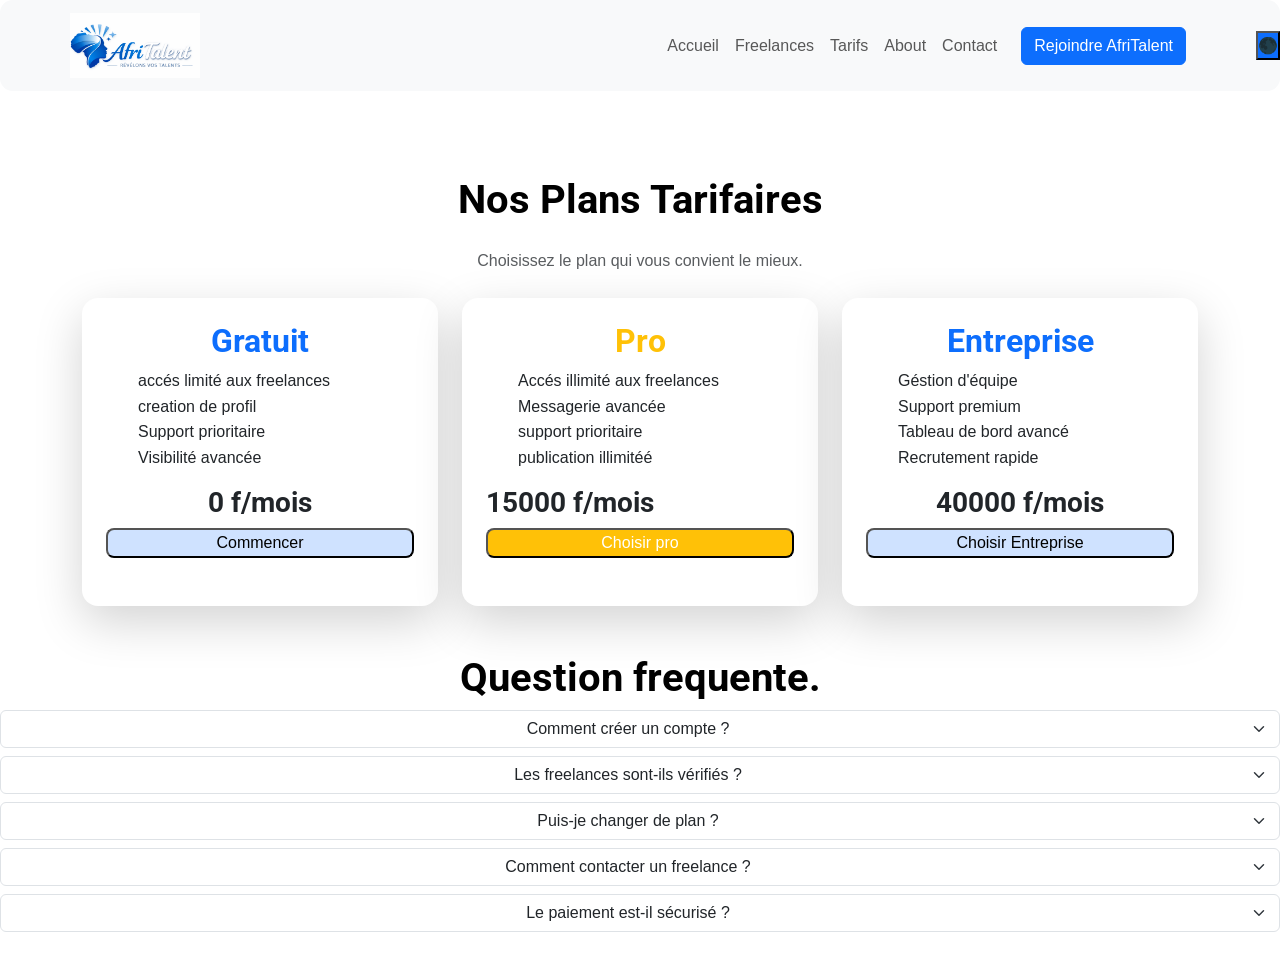
<file: tarifs.html>
<!DOCTYPE html>
<html lang="fr">

<head>
  <meta charset="UTF-8">
  <meta name="viewport" content="width=device-width, initial-scale=1.0">
  <title>AfriTalent — tarifs</title>
  <!-- Bootstrap 5 via CDN : feuille de style -->
  <link href="https://cdn.jsdelivr.net/npm/bootstrap@5.3.0/dist/css/bootstrap.min.css" rel="stylesheet">
  <!--feuille de style-->
  <link rel="stylesheet" href="css/style.css">
</head>

<body>
  <!-- Le contenu de la page sera ajoute ici -->
  <header>
    <nav class="navbar navbar-expand-lg navbar-light bg-light fixed-top">
      <div class="container">
        <a class="navbar-brand" href="index.html"><img src="images/copilot.png" class="photos" alt="copilot"></a>
        <button class="navbar-toggler" type="button" data-bs-toggle="collapse" data-bs-target="#navbarNav">
          <span class="navbar-toggler-icon"></span>
        </button>
        <div class="collapse navbar-collapse" id="navbarNav">
          <ul class="navbar-nav ms-auto">
            <li class="nav-item"><a class="nav-link" href="index.html">Accueil</a></li>
            <li class="nav-item"><a class="nav-link" href="freelances.html">Freelances</a></li>
            <li class="nav-item"><a class="nav-link" href="tarifs.html">Tarifs</a></li>
            <li class="nav-item"><a class="nav-link" href="about.html">About</a></li>
            <li class="nav-item"><a class="nav-link" href="contact.html">Contact</a></li>
          </ul>
          <a href="freelances.html" class="btn btn-primary ms-3">Rejoindre AfriTalent</a>
        </div>
      </div>
      
      <button id="theme-toggle" class="bg-primary">🌑</button>
    </nav>
  </header>

  <!-- section tarif -->
  <section class="container py-5 sectarif">
    <h1 class="fw-bold text-center mb-4">Nos Plans Tarifaires</h1>
    <p class="text-muted text-center mb-4">Choisissez le plan qui vous convient le mieux.</p>
    <!-- plan gratuit -->
    <div class="row g-4">
      <div class="col-md-6 col-lg-4 text-center">
        <div class="card h-100 border-0 shadow-lg rounded-4 p-4 service-card mb-4">
          <h2 class="text-center text-primary f-4 fw-bold">Gratuit</h2>
          <ul>
            <li>accés limité aux freelances</li>
            <li>creation de profil</li>
            <li>Support prioritaire</li>
            <li>Visibilité avancée</li>
          </ul>
          <h3 class="fw-bold">0 f/mois</h3>
          <button class="rounded-3 bg-primary-subtle text-black">Commencer</button>
        </div>
      </div>

      <!-- plan pro -->

      <div class="col-md-6 col-lg-4 border-2">
        <div class="card h-100 border-0 shadow-lg rounded-4 p-4 service-card mb-4">
          <h2 class="text-center text-warning fw-bold">Pro</h2>
          <ul>
            <li>Accés illimité aux freelances </li>
            <li>Messagerie avancée</li>
            <li>support prioritaire</li>
            <li>publication illimitéé</li>
          </ul>
          <h3 class="fw-bold">15000 f/mois</h3>
          <button class="rounded-3 bg-warning">Choisir pro</button>
        </div>
      </div>

      <!-- plan entreprise -->
      <div class="col-md-6 col-lg-4 text-center">
        <div class="card h-100 border-0 shadow-lg rounded-4 p-4 service-card mb-4">
          <h2 class="text-center text-primary fw-bold">Entreprise</h2>
          <ul>
            <li>Géstion d'équipe</li>
            <li>Support premium</li>
            <li>Tableau de bord avancé</li>
            <li>Recrutement rapide</li>
          </ul>
          <h3 class="fw-bold">40000 f/mois</h3>
          <button class="rounded-3 bg-primary-subtle text-black">Choisir Entreprise</button>
        </div>
      </div>
    </div>
  </section>

  <!-- FAQ -->
  <section class="mb-4">
    <h1 class="text-center fw-bold">Question frequente.</h1>
    <div class="text-center">
      <details class="form-label">
        <summary class="form-select">Comment créer un compte ?</summary>
        <p>Cliquer sur inscription et remplissez le formulaire.</p>
      </details>
      <details class="form-label">
        <summary class="form-select">Les freelances sont-ils vérifiés ?</summary>
        <p>OUI, chaque profil est vérifié avant validation.</p>
      </details>
      <details class="form-label">
        <summary class="form-select">Puis-je changer de plan ?</summary>
        <p>OUI, vous pouvez votre abonnement à tout moment.</p>
      </details>
      <details class="form-label">
        <summary class="form-select">Comment contacter un freelance ?</summary>
        <p></p>
      </details>
      <details class="form-label">
        <summary class="form-select">Le paiement est-il sécurisé ?</summary>
        <span>OUI, tous les paiementsont sécurisé</span>
      </details>
    </div>
  </section>
  <button id="backToTop" class="btn btn-primary">⬆</button>
  <!-- Bootstrap 5 via CDN : script JavaScript -->
  <script src="https://cdn.jsdelivr.net/npm/bootstrap@5.3.0/dist/js/bootstrap.bundle.min.js"></script>
  <!-- script JavaScript -->
  <script src="js/main.js"></script>
</body>

</html>
</file>
<file: css/style.css>
/* commit 1 */

@import url('https://fonts.googleapis.com/css2?family=Poppins:wght@300;400;500;600&family=Roboto:wght@400;700&display=swap');

:root {
    --primary-color: rgb(45, 45, 202);
    --secondary-color: black;
    --light-color: white;
    --dark-color: black;
    --main-font: 'Poppins', sans-serif;
    --title-font: 'Roboto', sans-serif;
    --spacing: 20px;
}

body {
    font-family: var(--main-font);
    font-family: 'Lucida Sans', 'Lucida Sans Regular', 'Lucida Grande', 'Lucida Sans Unicode', Geneva, Verdana, sans-serif;

}

h1,
h2,
h3,
h4,
h5,
h6 {
    font-family: var(--title-font)
}

body {
    background-color: var(--light-color);
    color: var(--secondary-color);
}

button {
    background-color: var(--primary-color);

    color: white;
}


* {
    margin: 0;
    padding: 0;
    box-sizing: border-box;
}

body {
    line-height: 1.6;
}

img {
    max-width: 100%;
    display: block;

}

/* header */

.container-fluid {
    position: fixed;
    padding-bottom: 1.7em;
}

a {
    text-decoration: none;
    list-style: none;
    font-size: larger;
}

li {
    text-decoration: none;
    list-style: none;
    display: flex;
    flex-direction: row;

}

.headdiv1 {
    padding-bottom: 10em;
}


nav {
    display: flex;
    flex-direction: row;
    justify-content: space-between;
    justify-content: flex-end;
    justify-content: space-around;
    background-color: white;
    border-radius: 0.8em;
}

/* ul{
    display: flex;
    flex-direction: row;
    justify-content: var(--spacing);
    justify-content: space-between;
    text-align: end;
} */

.photos {
    width: 6.5em;

}


/* section hero */



.sechero {
    display: flex;
    justify-content: center;
    flex-direction: row;
    justify-content: space-around;
    height: 75vh;
    margin-top: 10em;
}

.secherodiv1 h1 {
    font-size: 55px;
}

.secherodiv1 h2 {
    font-size: 30px;
    color: black;
    font-family: 'Times New Roman', Times, serif;
    list-style: circle;
}

.herodiv3 {
    font-weight: 800;
    margin-left: 8em;

}

.herodiv3h1 {
    font-weight: 900;
}

.secherodiv4 button {
    padding: 5px 15px;
    border: none;
    margin-left: 8em;
    background-color: rgb(12, 8, 61);
    color: #eeefef;
    border-radius: 0.6em;
    margin-top: 4em;

}

.secherodiv4 button a {
    color: white;
    font-size: larger;
}

.imghero {
    max-width: 400px;
    border-radius: 6em 4em 8em 2em;
    margin-right: 4em;
}
.btnjj{
    background-color: #0c2d56;
    border: #153052;
    margin-top: 2.2em;
    border-radius: 0.8em;
}

/* button dark and light */

.dark-mode {
    background: black;
    color: white;
    padding-right: 0em;
}





.display {
    display: flex;
    flex-direction: row;

}

/* statistique */

.stats {
    display: flex;
    justify-content: space-around;
    margin-top: 2em;
    font-style: oblique;
    font-weight: bold;
}

.stath2{
    font-size: 15px;
}

.mt {
    margin-top: 1em;
    /* background: #d7d9dc; */
    height: 50vh;
    border-radius: 2em;
}

.stat {
    margin-top: 2em;
}

/* comment ça marche */

.sec2 {
    block-size: 460px;
}
.num{
    font-size: xx-large;
}

/* categories de services */

.height {
    height: 15em;
}

.service-card {
    transition: 0.3s;
    border-radius: 20pxp;
}
 .imgcat{
    max-width: 130px;
 }

.service-card:hover {
    transform: translateY(-10px);
    box-shadow: 0 15px 25px rgba(0, 0, 0, 0.2);
}


/* temoignage */


#testimonials img {
    width: 100px;
    height: 90px;
    object-fit: cover;
    border: 3px solid #0d31e6b0;
}

.stars {
    font-size: 1.2rem;
    color: #ebbf13;
}

.scrolled{
    background-color: #1871e6;
}



#backToTop {
    position: fixed;
    bottom: 30px;
    right: 30px;
    display: none;
    /* caché par défaut */
    z-index: 1000;
    border-radius: 40%;
    padding: 12px 16px;
    box-shadow: 0 2px 6px rgba(0, 0, 0, 0.2);
    transition: opacity 0.3s ease;
}

#backToTop.show {
    display: block;
    opacity: 1;
    background-color: #245edadd;
}

/* CTA */
.btncta {
    display: flex;
    justify-content: center;
    margin-bottom: 4em;
    margin-top: 2em;
}

.ctaa{
    border: solid,#1871e6;
    background-color: #1871e6;
    border-radius: 0.3em;
}

.btncta button {
    border-radius: 5px;
    background-color: rgb(78, 147, 243);
    border: none;
    padding: 2px;
}

/* Footer */
.ulfooter {
    display: flex;
    flex-direction: row;
    justify-content: center;
    justify-content: space-around;
    margin-top: 3em;
}

.ulfooter .ulliens1 .ulliens2 {
    display: flex;
    flex-direction: row;
    justify-content: space-around;
}


/* freelances */
.imgfree {
    max-width: 150px;
    max-height: 110px;
    margin-bottom: 1em;
    margin-left: 1.5em;
}

/* contact */
.contact {
    border-radius: 2em;
}

.p- {
    padding: 3.5em;
    border-radius: 2em;
}

.mb {
    padding-bottom: 10px;
}



/* Tarifs */
.sectarif {
    margin-top: 8em;
}

.about {
    display: flex;
    flex-direction: row;
    margin-top: 4em;
}

.aboutdiv1 {
    max-width: 50%;
}

.aboutdiv2img {
    width: 500px;
    border-radius: 30% 50% 20%;
}

/* contact */
.mc{
    margin-top: 10em;
}
/* google maps */
.frame{
    height: 17em;
}


/* About */

.aboutdiv1{
    margin-left: 15px;
}

/* taille de noe valeur */
.secNV {
    height: 35em;
    margin-bottom: 3em;
    padding-top: 1em;
}

.NV {
    gap: 5em;
}

.seccle {
    margin-bottom: 5em;
}

.seccle h3 {
    font-size: xx-large;
    font-style: italic;
    font-weight: 700;
}

.cle12 {
    display: flex;
    flex-direction: row;
    justify-content: center;
    justify-content: space-around;
    margin-bottom: 5em;
}

.cle34 {
    display: flex;
    flex-direction: row;
    justify-content: flex-end;
    justify-content: space-around;
    align-items: end;
}
/* le titre */
.cn{
    margin-top: 7em;
    font-weight: bold;
}
.cn p{
    color: #514f4f;
}
/* la taille du div  */
.aboutp{
    height: 25em;
}
/* la longueur du div */
.aboutpp{
    width: 35em;
}
</file>
